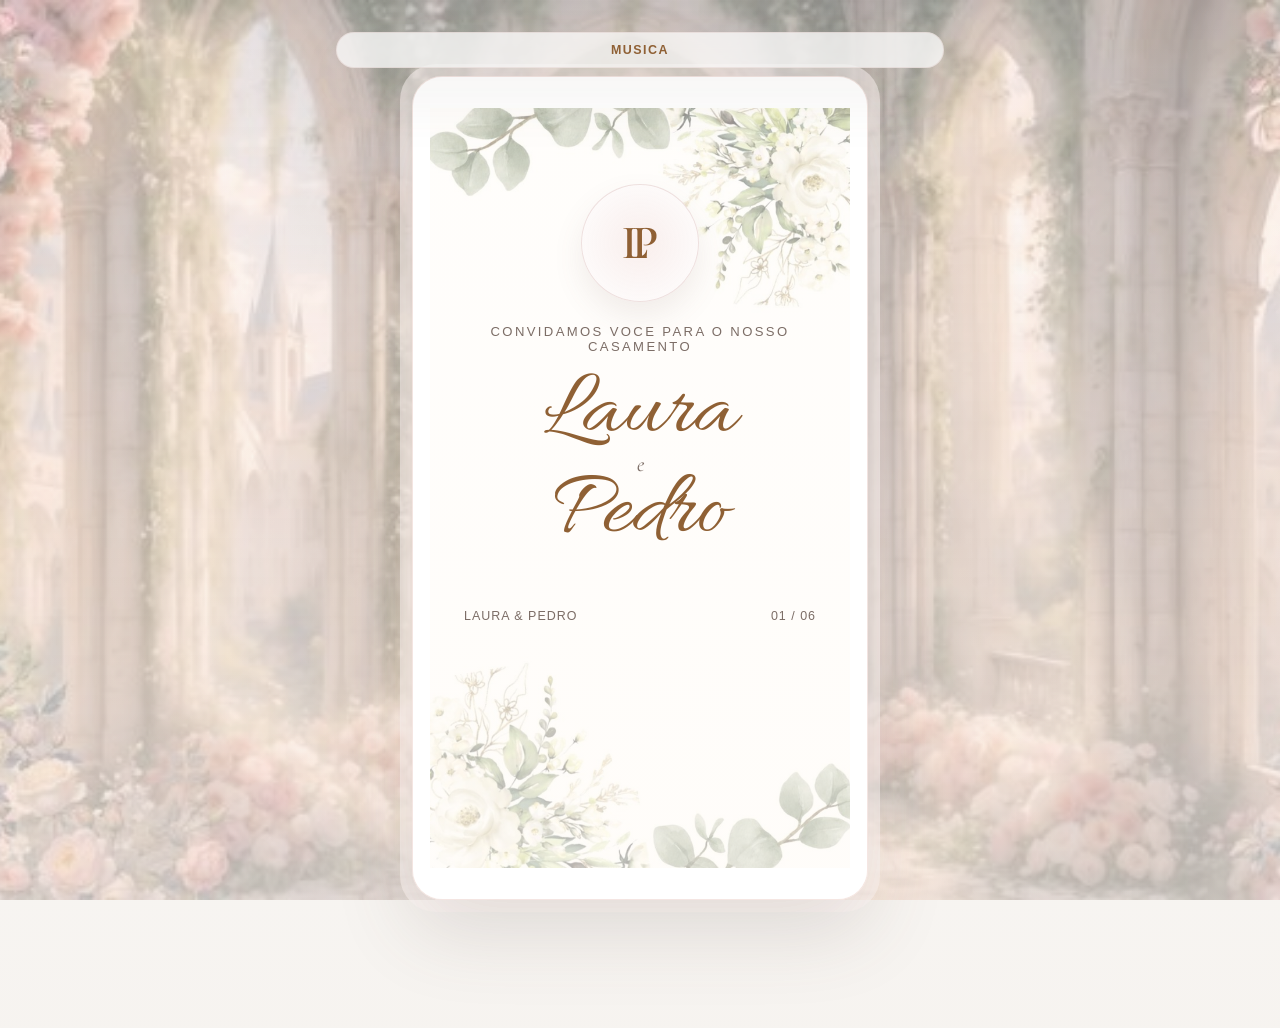
<file: index.html>
<!DOCTYPE html>
<html lang="pt-BR">
  <head>
    <meta charset="UTF-8" />
    <meta name="viewport" content="width=device-width, initial-scale=1.0" />
    <title>Convite Flipbook White-label</title>
    <meta
      name="description"
      content="Template base de convite de casamento com efeito flipbook."
    />
    <link rel="preconnect" href="https://fonts.googleapis.com" />
    <link rel="preconnect" href="https://fonts.gstatic.com" crossorigin />
    <link
      href="https://fonts.googleapis.com/css2?family=Allura&family=Cormorant+Garamond:wght@400;500;600;700&display=swap"
      rel="stylesheet"
    />
    <link
      rel="stylesheet"
      href="assets/vendor/page-flip/stPageFlip.min.css"
    />
    <link rel="stylesheet" href="assets/css/styles.css" />
    <script src="assets/js/supabase-public.js"></script>
    <script src="assets/js/invitation-builder.js"></script>
    <script src="assets/js/config.js"></script>
    <script defer src="assets/vendor/page-flip/page-flip.browser.min.js"></script>
    <script defer src="assets/js/script.js"></script>
  </head>
  <body class="site-body">
    <button
      id="audioToggle"
      type="button"
      class="glass-panel floating-audio hidden"
      aria-pressed="false"
    >
      Tocar musica
    </button>

    <main class="page-shell">
      <section class="page-center">
        <div
          id="invitationExperience"
          class="experience-frame"
        >
          <div
            id="flipbookStage"
            class="flipbook-stage single-page-stage stage-frame"
          >
            <div id="flipbook" class="single-page-book"></div>
          </div>
        </div>
      </section>
    </main>

    <div
      id="toast"
      class="toast toast-base glass-panel"
      role="status"
      aria-live="polite"
    >
      Codigo copiado com sucesso.
    </div>
  </body>
</html>
</file>
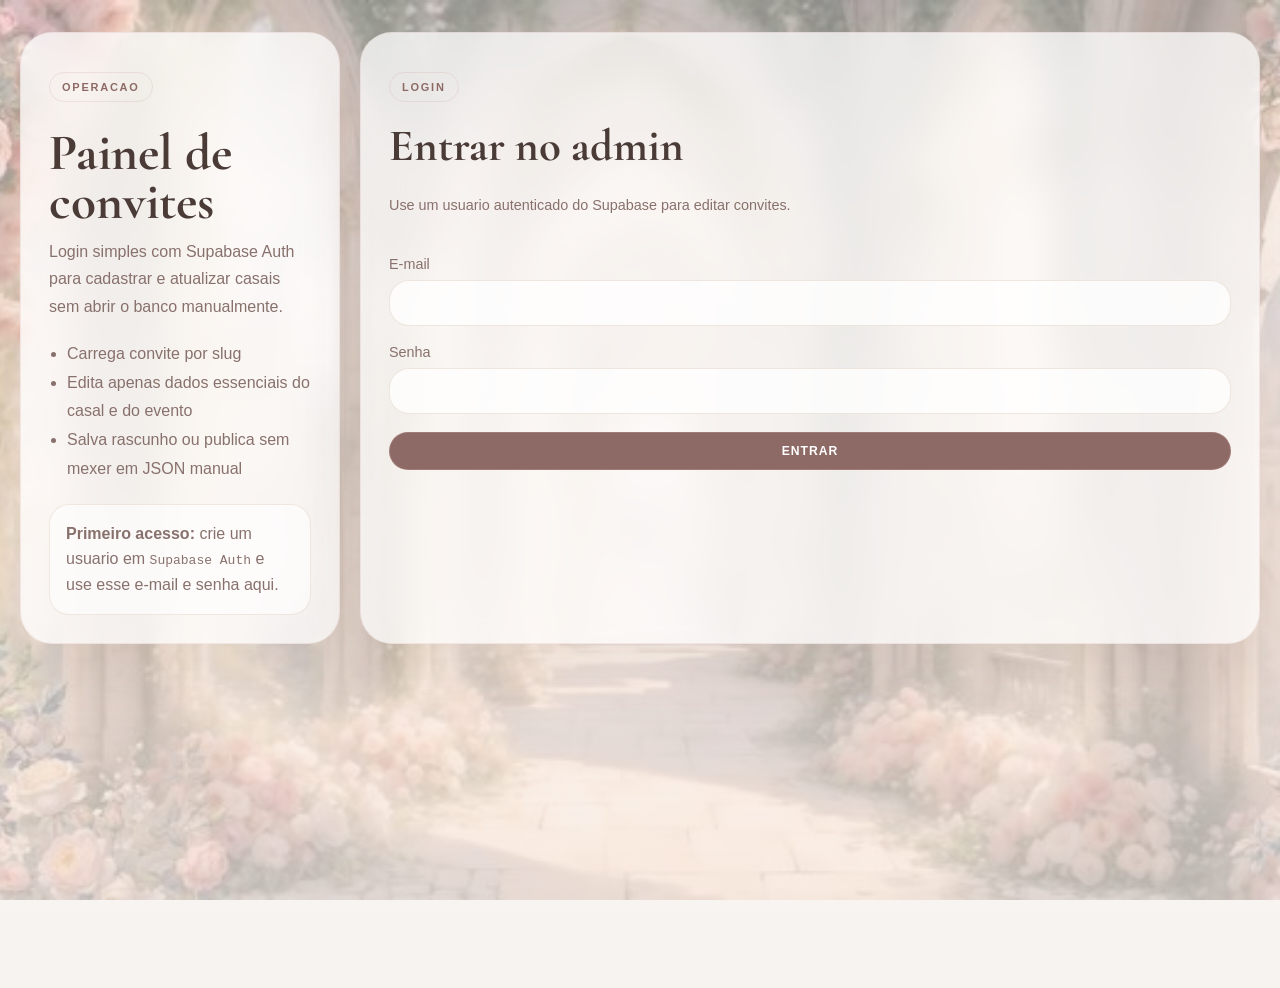
<file: admin.html>
<!DOCTYPE html>
<html lang="pt-BR">
  <head>
    <meta charset="UTF-8" />
    <meta name="viewport" content="width=device-width, initial-scale=1.0" />
    <title>Admin | Convite Digital</title>
    <meta
      name="description"
      content="Painel administrativo simples para cadastro de convites."
    />
    <link rel="preconnect" href="https://fonts.googleapis.com" />
    <link rel="preconnect" href="https://fonts.gstatic.com" crossorigin />
    <link
      href="https://fonts.googleapis.com/css2?family=Allura&family=Cormorant+Garamond:wght@400;500;600;700&display=swap"
      rel="stylesheet"
    />
    <link rel="stylesheet" href="assets/css/styles.css" />
    <link rel="stylesheet" href="assets/css/admin.css" />
    <script src="assets/js/supabase-public.js"></script>
    <script src="assets/js/invitation-builder.js"></script>
    <script src="assets/js/config.js"></script>
    <script defer src="assets/js/admin.js"></script>
  </head>
  <body class="site-body admin-body">
    <main class="admin-shell">
      <section class="admin-grid">
        <aside class="glass-panel admin-sidebar">
          <p class="page-tag">Operacao</p>
          <h1 class="admin-title">Painel de convites</h1>
          <p class="admin-copy">
            Login simples com Supabase Auth para cadastrar e atualizar casais sem
            abrir o banco manualmente.
          </p>
          <ul class="admin-list">
            <li>Carrega convite por slug</li>
            <li>Edita apenas dados essenciais do casal e do evento</li>
            <li>Salva rascunho ou publica sem mexer em JSON manual</li>
          </ul>
          <div class="admin-note">
            <strong>Primeiro acesso:</strong> crie um usuario em
            <code>Supabase Auth</code> e use esse e-mail e senha aqui.
          </div>
        </aside>

        <section class="glass-panel admin-panel">
          <div id="authCard" class="auth-card">
            <div class="content-stack-md">
              <p class="page-tag">Login</p>
              <h2 class="page-title admin-section-title">Entrar no admin</h2>
              <p class="page-description">
                Use um usuario autenticado do Supabase para editar convites.
              </p>
            </div>

            <form id="loginForm" class="admin-form">
              <label class="admin-field">
                <span>E-mail</span>
                <input id="emailInput" type="email" autocomplete="email" required />
              </label>
              <label class="admin-field">
                <span>Senha</span>
                <input
                  id="passwordInput"
                  type="password"
                  autocomplete="current-password"
                  required
                />
              </label>
              <button type="submit" class="page-action admin-primary-button">
                Entrar
              </button>
            </form>
          </div>

          <div id="workspace" class="workspace hidden">
            <div class="admin-toolbar">
              <div>
                <p class="page-tag">Editor</p>
                <h2 class="page-title admin-section-title">Cadastro rapido</h2>
              </div>
              <button id="logoutButton" type="button" class="page-action">
                Sair
              </button>
            </div>

            <form id="invitationForm" class="admin-form">
              <div class="admin-inline-fields">
                <label class="admin-field">
                  <span>Slug</span>
                  <input id="slugInput" type="text" placeholder="laura-pedro" required />
                </label>
                <label class="admin-field admin-checkbox-field">
                  <span>Publicado</span>
                  <input id="publishedInput" type="checkbox" checked />
                </label>
              </div>

              <div class="admin-two-columns">
                <label class="admin-field">
                  <span>Nome da noiva</span>
                  <input id="brideNameInput" type="text" required />
                </label>
                <label class="admin-field">
                  <span>Nome do noivo</span>
                  <input id="groomNameInput" type="text" required />
                </label>
              </div>

              <div class="admin-two-columns">
                <label class="admin-field">
                  <span>Data e horario</span>
                  <input id="dateTimeInput" type="datetime-local" required />
                </label>
              </div>

              <label class="admin-field">
                <span>Endereco</span>
                <input id="venueAddressInput" type="text" required />
              </label>

              <div class="admin-two-columns">
                <label class="admin-field">
                  <span>Link do mapa</span>
                  <input id="mapsUrlInput" type="url" placeholder="https://maps.google.com/..." />
                </label>
                <label class="admin-field">
                  <span>WhatsApp RSVP</span>
                  <input id="rsvpUrlInput" type="url" placeholder="https://wa.me/..." />
                </label>
              </div>

              <div class="admin-two-columns">
                <label class="admin-field">
                  <span>Chave PIX</span>
                  <input id="pixKeyInput" type="text" placeholder="chavepix@email.com" />
                </label>
                <label class="admin-field">
                  <span>Audio</span>
                  <input id="audioSrcInput" type="url" placeholder="https://..." />
                </label>
              </div>

              <div class="admin-actions">
                <button id="loadButton" type="button" class="page-action">
                  Carregar por slug
                </button>
                <button id="resetButton" type="button" class="page-action">
                  Restaurar padrao
                </button>
                <button type="submit" class="page-action admin-primary-button">
                  Salvar convite
                </button>
              </div>
            </form>

            <div class="admin-preview-card">
              <div class="admin-preview-header">
                <h3 class="admin-subtitle">Acoes rapidas</h3>
                <a
                  id="previewLink"
                  class="page-action"
                  href="/?casal=camila-eduardo"
                  target="_blank"
                  rel="noreferrer"
                >
                  Abrir preview
                </a>
              </div>
              <label class="admin-field">
                <span>Config gerado</span>
                <textarea id="configPreview" rows="14" readonly spellcheck="false"></textarea>
              </label>
              <label class="admin-field">
                <span>SQL gerado</span>
                <textarea id="sqlOutput" rows="12" readonly spellcheck="false"></textarea>
              </label>
              <div class="admin-actions">
                <button id="generateSqlButton" type="button" class="page-action">
                  Gerar SQL
                </button>
                <button id="copySqlButton" type="button" class="page-action">
                  Copiar SQL
                </button>
              </div>
            </div>
          </div>
        </section>
      </section>
    </main>

    <div
      id="toast"
      class="toast toast-base glass-panel"
      role="status"
      aria-live="polite"
    >
      Acao realizada.
    </div>
  </body>
</html>
</file>
<file: assets/css/styles.css>
:root {
  --color-bg: #f4efec;
  --color-surface: #fffaf8;
  --color-surface-strong: #f6ebe8;
  --color-ink: #4a3b37;
  --color-muted: #88716c;
  --color-accent: #c69b97;
  --color-accent-strong: #8d6a66;
  --font-sans:
    -apple-system, BlinkMacSystemFont, "Segoe UI", "Helvetica Neue", Arial, sans-serif;
  --font-display: "Cormorant Garamond", Georgia, serif;
  --font-script: "Allura", "Brush Script MT", cursive;
  --frame-panel-bg: rgba(255, 248, 245, 0.54);
  --stage-panel-bg: rgba(255, 249, 246, 0.84);
  --stage-shadow: 0 30px 80px rgba(95, 74, 69, 0.16);
  --page-border-color: rgba(198, 155, 151, 0.24);
  --page-card-bg: #fff9f7;
  --page-card-border: rgba(198, 155, 151, 0.18);
  --page-action-bg: transparent;
  --page-action-border: rgba(198, 155, 151, 0.34);
}

html {
  scroll-behavior: smooth;
}

body {
  margin: 0;
  background:
    linear-gradient(180deg, rgba(248, 245, 241, 0.44) 0%, rgba(240, 235, 229, 0.58) 100%),
    url("../../images/Wedding wallpaper.jpeg") center center / cover no-repeat fixed;
  color: var(--color-ink);
  min-height: 100vh;
  font-family: var(--font-sans);
}

body::before {
  content: "";
  position: fixed;
  inset: 0;
  pointer-events: none;
  background: linear-gradient(180deg, rgba(255, 248, 244, 0.16) 0%, rgba(255, 248, 244, 0.34) 100%);
}

.glass-panel {
  background: rgba(255, 255, 255, 0.72);
  border: 1px solid rgba(198, 155, 151, 0.18);
  box-shadow: 0 24px 64px rgba(95, 74, 69, 0.1);
  backdrop-filter: blur(18px);
}

.site-body {
  overflow-x: hidden;
}

.floating-audio {
  position: fixed;
  top: 18px;
  left: 50%;
  transform: translateX(-50%);
  z-index: 30;
  border-radius: 999px;
  padding: 10px 14px;
  font-size: 0.78rem;
  font-weight: 600;
  letter-spacing: 0.12em;
  text-transform: uppercase;
  color: var(--color-accent-strong);
  transition: transform 180ms ease, background-color 180ms ease, opacity 180ms ease;
}

.floating-audio:hover {
  transform: translateX(-50%) translateY(-2px);
  background: rgba(255, 255, 255, 0.92);
}

.hidden {
  display: none;
}

.page-shell {
  position: relative;
  min-height: 100vh;
  padding: 48px 12px;
}

.page-center {
  display: flex;
  justify-content: center;
  align-items: center;
  max-width: 480px;
  margin: 0 auto;
}

.experience-frame {
  width: 100%;
  padding: 10px;
  border-radius: 36px;
  background: var(--frame-panel-bg);
}

.stage-frame {
  position: relative;
  overflow: hidden;
  border-radius: 30px;
}

.flipbook-stage {
  min-height: 760px;
}

.flipbook-stage .stf__parent {
  margin: 0 auto;
}

.single-page-stage {
  background: var(--stage-panel-bg);
  box-shadow: var(--stage-shadow);
  border: 1px solid rgba(198, 155, 151, 0.18);
}

.single-page-book {
  max-width: 420px;
  width: 100%;
  margin: 0 auto;
}

.single-page-book .stf__parent {
  width: 100% !important;
  max-width: 420px;
  touch-action: none !important;
  -ms-touch-action: none !important;
  user-select: none;
  -webkit-user-select: none;
}

.single-page-book .stf__wrapper {
  margin: 0 auto;
}

.single-page-book .stf__parent,
.single-page-book [class*="stf__item"],
.single-page-book [class*="stf__page"],
.single-page-book [class*="stf__block"] {
  background: #ffffff !important;
  overflow: hidden;
}

.single-page-book .stf__item,
.single-page-book .stf__block,
.single-page-book .stf__itemShadow,
.invitation-page,
.invitation-page::before,
.invitation-page::after,
.page-inner,
.timeless-page-shell,
.timeless-page-art,
.timeless-page-art::after {
  backface-visibility: hidden;
  -webkit-backface-visibility: hidden;
}

.invitation-page {
  position: relative;
  width: 100%;
  height: 100%;
  overflow: hidden;
  background: #ffffff;
  color: var(--color-ink);
  isolation: isolate;
}

.invitation-page::after {
  content: "";
  position: absolute;
  inset: 18px;
  border: 1px solid var(--page-border-color);
  border-radius: 24px;
  pointer-events: none;
}

.invitation-page::before {
  content: "";
  position: absolute;
  inset: 0;
  pointer-events: none;
  background:
    linear-gradient(180deg, rgba(249, 241, 238, 0.64), rgba(255, 255, 255, 0));
  opacity: 1;
}

.page-inner {
  position: relative;
  z-index: 1;
  height: 100%;
  min-height: 0;
  background: #ffffff;
  transform: translateZ(0.1px);
  transform-style: preserve-3d;
}

.page-image {
  width: 100%;
  height: 100%;
}

.page-image img {
  width: 100%;
  height: 100%;
  display: block;
}

.page-copy {
  display: flex;
  flex-direction: column;
  justify-content: flex-start;
  gap: 16px;
  height: 100%;
  min-height: 0;
  padding: 24px;
}

.page-copy-main {
  flex: 1 1 auto;
  min-height: 0;
  overflow-y: auto;
  padding-right: 4px;
  overscroll-behavior: contain;
}

.page-copy-main::-webkit-scrollbar {
  width: 6px;
}

.page-copy-main::-webkit-scrollbar-thumb {
  border-radius: 999px;
  background: rgba(177, 139, 94, 0.32);
}

.page-copy-meta {
  flex: 0 0 auto;
}

.content-stack-lg {
  display: flex;
  flex-direction: column;
  gap: 16px;
}

.content-stack-md {
  display: flex;
  flex-direction: column;
  gap: 12px;
}

.page-tag {
  display: inline-flex;
  width: fit-content;
  align-items: center;
  gap: 8px;
  border-radius: 999px;
  border: 1px solid rgba(198, 155, 151, 0.22);
  background: transparent;
  padding: 8px 12px;
  font-size: 11px;
  font-weight: 600;
  letter-spacing: 0.16em;
  text-transform: uppercase;
  color: var(--color-accent-strong);
}

.page-title {
  font-family: var(--font-display);
  font-size: clamp(2rem, 3.5vw, 3rem);
  line-height: 0.96;
}

.page-description {
  display: flex;
  flex-direction: column;
  gap: 10px;
  color: var(--color-muted);
  font-size: 0.9rem;
  line-height: 1.62;
}

.page-facts {
  display: grid;
  grid-template-columns: repeat(2, minmax(0, 1fr));
  gap: 10px;
}

.page-fact {
  border-radius: 20px;
  background: var(--page-card-bg);
  border: 1px solid var(--page-card-border);
  padding: 12px 14px;
}

.page-fact span {
  display: block;
}

.page-fact-label {
  color: var(--color-muted);
  font-size: 0.72rem;
  letter-spacing: 0.08em;
  text-transform: uppercase;
}

.page-fact-value {
  margin-top: 4px;
  font-size: 0.94rem;
  font-weight: 600;
}

.page-list {
  margin: 0;
  padding-left: 18px;
  color: var(--color-muted);
  line-height: 1.6;
}

.page-actions {
  display: flex;
  flex-wrap: wrap;
  gap: 8px;
}

.page-action {
  display: inline-flex;
  align-items: center;
  justify-content: center;
  border-radius: 999px;
  border: 1px solid var(--page-action-border);
  background: var(--page-action-bg);
  padding: 11px 16px;
  font-size: 0.76rem;
  font-weight: 700;
  letter-spacing: 0.08em;
  text-transform: uppercase;
  color: var(--color-accent-strong);
  text-decoration: none;
}

.page-action-spaced {
  margin-top: 12px;
}

.page-countdown {
  display: grid;
  grid-template-columns: repeat(4, minmax(0, 1fr));
  gap: 8px;
}

.page-countdown-item {
  border-radius: 20px;
  border: 1px solid var(--page-card-border);
  background: var(--page-card-bg);
  padding: 10px 8px;
  text-align: center;
}

.page-countdown-value {
  display: block;
  font-size: 1.15rem;
  font-weight: 700;
  color: var(--color-ink);
}

.page-countdown-label {
  display: block;
  margin-top: 4px;
  font-size: 0.62rem;
  letter-spacing: 0.12em;
  text-transform: uppercase;
  color: var(--color-muted);
}

.page-pix {
  border-radius: 24px;
  border: 1px solid var(--page-card-border);
  background: var(--page-card-bg);
  padding: 14px;
}

.page-pix-code {
  margin-top: 12px;
  word-break: break-all;
  font-size: 0.78rem;
  line-height: 1.7;
  color: var(--color-muted);
}

.page-pix-beneficiary {
  margin-top: 8px;
  font-size: 0.875rem;
  font-weight: 700;
  color: var(--color-ink);
}

.page-quote {
  border-left: 2px solid rgba(177, 139, 94, 0.45);
  padding-left: 16px;
  font-family: var(--font-display);
  font-size: 1.26rem;
  color: var(--color-accent-strong);
}

.page-footer {
  display: flex;
  justify-content: space-between;
  align-items: center;
  gap: 16px;
  color: var(--color-muted);
  font-size: 0.78rem;
  letter-spacing: 0.08em;
  text-transform: uppercase;
}

.timeless-page-shell {
  position: relative;
  z-index: 1;
  display: flex;
  flex-direction: column;
  justify-content: space-between;
  padding: 42px 34px 30px;
}

.timeless-page-art {
  position: absolute;
  inset: 0;
  overflow: hidden;
  pointer-events: none;
  background: #ffffff;
}

.timeless-page-art img {
  width: 100%;
  height: 100%;
  display: block;
  object-fit: cover;
}

.timeless-page-art::after {
  content: "";
  position: absolute;
  inset: 0;
  background:
    linear-gradient(180deg, rgba(255, 251, 246, 0.44) 0%, rgba(255, 251, 246, 0.62) 100%),
    rgba(255, 255, 255, 0.24);
}

.timeless-page-main {
  display: flex;
  flex: 1 1 auto;
  min-height: 0;
  flex-direction: column;
  justify-content: center;
  align-items: center;
  text-align: center;
  gap: 22px;
}

.timeless-page-main--center {
  padding: 34px 0;
}

.timeless-monogram {
  display: grid;
  place-items: center;
  width: 116px;
  height: 116px;
  border: 1px solid rgba(198, 155, 151, 0.28);
  border-radius: 999px;
  background:
    radial-gradient(circle at center, rgba(248, 236, 234, 0.9), rgba(255, 255, 255, 0.98));
  color: var(--color-accent-strong);
  font-family: var(--font-display);
  box-shadow: 0 14px 30px rgba(118, 88, 83, 0.1);
}

.timeless-monogram-stack {
  position: relative;
  display: inline-flex;
  align-items: center;
  justify-content: center;
  min-width: 68px;
  height: 54px;
}

.timeless-monogram-letter {
  position: relative;
  font-size: 3rem;
  font-weight: 600;
  line-height: 1;
  transform: none;
}

.timeless-monogram-letter--first {
  margin-right: -8px;
  z-index: 1;
}

.timeless-monogram-letter--second {
  margin-left: -8px;
}

.timeless-overline,
.timeless-blessing {
  margin: 0;
  font-size: 0.82rem;
  letter-spacing: 0.18em;
  text-transform: uppercase;
  color: var(--color-muted);
}

.timeless-names {
  display: flex;
  flex-direction: column;
  align-items: center;
  margin: 0;
  font-family: var(--font-script);
  font-size: clamp(3.9rem, 9vw, 5.8rem);
  line-height: 0.84;
  color: var(--color-accent-strong);
  font-weight: 400;
}

.timeless-names small {
  font-family: var(--font-display);
  font-size: 1.35rem;
  line-height: 1;
  font-style: italic;
  color: var(--color-muted);
}

.timeless-names--details {
  margin-top: 8px;
  font-size: clamp(3.4rem, 8vw, 5.1rem);
}

.timeless-copy {
  max-width: 28ch;
  color: var(--color-muted);
  font-size: 0.98rem;
  line-height: 1.9;
}

.timeless-copy--closing {
  max-width: 22ch;
}

.timeless-page-shell--actions .page-actions,
.timeless-page-shell--actions .page-pix,
.timeless-page-shell--countdown .page-countdown,
.timeless-page-shell--details .timeless-details-stack {
  width: 100%;
}

.timeless-save-lockup {
  display: flex;
  flex-direction: column;
  align-items: center;
  width: 100%;
  max-width: 290px;
  line-height: 0.78;
}

.timeless-save-word {
  font-family: var(--font-display);
  font-size: clamp(4.6rem, 11vw, 6.3rem);
  letter-spacing: 0.05em;
}

.timeless-save-word--top {
  transform: translateX(-2px);
}

.timeless-save-word--bottom {
  transform: translateX(2px);
}

.timeless-save-script {
  display: inline-flex;
  align-items: center;
  justify-content: center;
  min-width: 132px;
  margin-top: -16px;
  margin-bottom: -10px;
  font-family: var(--font-script);
  font-size: clamp(3rem, 8vw, 4rem);
  color: var(--color-accent-strong);
  line-height: 0.88;
  text-align: center;
}

.timeless-date-feature {
  margin: 0;
  font-family: var(--font-display);
  font-size: clamp(1.7rem, 4vw, 2.4rem);
  letter-spacing: 0.12em;
  line-height: 1.2;
  text-align: center;
}

.timeless-date-feature span {
  display: inline-block;
  padding: 14px 18px 0;
}

.timeless-divider {
  width: 100%;
  max-width: 260px;
  height: 1px;
  background: rgba(198, 155, 151, 0.28);
}

.timeless-details-stack {
  display: flex;
  flex-direction: column;
  gap: 16px;
  align-items: center;
  width: 100%;
  max-width: 290px;
}

.timeless-date-frame,
.timeless-location-frame {
  width: 100%;
  display: flex;
  flex-direction: column;
  align-items: center;
}

.timeless-date-frame {
  gap: 10px;
  padding: 14px 0;
  border-top: 1px solid rgba(198, 155, 151, 0.24);
  border-bottom: 1px solid rgba(198, 155, 151, 0.24);
}

.timeless-location-frame {
  gap: 6px;
}

.timeless-date-block {
  margin: 0;
  font-family: var(--font-display);
  font-size: clamp(2.4rem, 6vw, 3.4rem);
  line-height: 0.96;
  letter-spacing: 0.08em;
}

.timeless-date-meta,
.timeless-location,
.timeless-location-sub {
  margin: 0;
}

.timeless-date-meta {
  font-family: var(--font-display);
  font-size: 1.15rem;
  line-height: 1.25;
  letter-spacing: 0.06em;
}

.timeless-location {
  font-family: var(--font-display);
  font-size: 1.35rem;
  line-height: 1.15;
}

.timeless-location-sub {
  max-width: 24ch;
  color: var(--color-muted);
  line-height: 1.65;
}

.timeless-title {
  margin: 0;
  font-family: var(--font-display);
  font-size: clamp(2.1rem, 5vw, 3.2rem);
  line-height: 0.95;
}

.timeless-script-line {
  margin: 0;
  font-family: var(--font-script);
  font-size: clamp(3.4rem, 9vw, 5rem);
  color: var(--color-accent-strong);
  line-height: 0.9;
}

.page-placeholder {
  display: grid;
  place-items: center;
  height: 100%;
  padding: 32px;
  text-align: center;
  color: var(--color-muted);
}

.placeholder-card {
  min-height: 420px;
  border-radius: 28px;
  background: rgba(255, 255, 255, 0.8);
}

.placeholder-content {
  display: flex;
  flex-direction: column;
  align-items: center;
}

.message-top-spacing {
  margin-top: 16px;
}

.toast {
  transform: translateY(24px);
  opacity: 0;
  pointer-events: none;
  transition: opacity 180ms ease, transform 180ms ease;
}

.toast-base {
  position: fixed;
  left: 50%;
  bottom: 16px;
  z-index: 40;
  width: calc(100% - 2rem);
  max-width: 24rem;
  transform: translateX(-50%) translateY(24px);
  border-radius: 999px;
  padding: 12px 16px;
  text-align: center;
  font-size: 0.875rem;
  font-weight: 700;
  color: var(--color-accent-strong);
}

.toast.is-visible {
  transform: translateX(-50%) translateY(0);
  opacity: 1;
}

@media (max-width: 767px) {
  body {
    background-attachment: scroll;
  }

  .flipbook-stage {
    min-height: calc(100vw * 1.72);
  }

  .page-shell {
    padding: 48px 12px 64px;
  }

  .floating-audio {
    top: 16px;
  }

  .single-page-book {
    max-width: min(100%, 340px);
  }

  .single-page-book .stf__parent {
    max-width: min(100%, 340px);
  }

  .page-copy {
    gap: 14px;
    padding: 18px 16px;
  }

  .page-copy-main {
    padding-right: 0;
  }

  .timeless-page-shell {
    padding: 30px 22px 22px;
  }

  .page-facts {
    grid-template-columns: 1fr;
  }

  .page-countdown {
    grid-template-columns: repeat(2, minmax(0, 1fr));
  }

  .page-title {
    font-size: clamp(1.5rem, 7.2vw, 2rem);
  }

  .page-quote {
    font-size: 1.05rem;
  }

  .timeless-names {
    font-size: clamp(3.2rem, 13vw, 4.5rem);
  }

  .timeless-monogram {
    width: 98px;
    height: 98px;
  }

  .timeless-monogram-stack {
    min-width: 58px;
    height: 48px;
  }

  .timeless-monogram-letter {
    font-size: 2.55rem;
  }

  .timeless-monogram-letter--first {
    margin-right: -7px;
  }

  .timeless-save-lockup {
    max-width: 250px;
  }

  .timeless-save-script {
    min-width: 108px;
    margin-top: -12px;
    margin-bottom: -8px;
  }

  .timeless-date-block {
    font-size: clamp(2rem, 9vw, 2.8rem);
  }

  .timeless-date-feature {
    font-size: clamp(1.45rem, 5.2vw, 1.9rem);
    letter-spacing: 0.08em;
  }

  .timeless-date-meta {
    font-size: 1rem;
  }
}

@media (min-width: 768px) {
  .page-shell {
    padding: 64px 24px;
  }

  .experience-frame {
    padding: 12px;
  }

  .floating-audio {
    top: 32px;
    right: 32px;
  }
}
</file>
<file: assets/css/admin.css>
.admin-body {
  color: var(--color-ink);
}

.admin-shell {
  min-height: 100vh;
  padding: 32px 12px 56px;
}

.admin-grid {
  display: grid;
  grid-template-columns: minmax(0, 320px) minmax(0, 1fr);
  gap: 20px;
  max-width: 1240px;
  margin: 0 auto;
}

.admin-sidebar,
.admin-panel {
  padding: 28px;
  border-radius: 32px;
}

.admin-title {
  margin: 16px 0 12px;
  font-family: var(--font-display);
  font-size: clamp(2.1rem, 4vw, 3.4rem);
  line-height: 0.95;
}

.admin-section-title {
  margin: 0;
}

.admin-copy {
  margin: 0;
  line-height: 1.7;
  color: var(--color-muted);
}

.admin-list {
  margin: 20px 0 0;
  padding-left: 18px;
  line-height: 1.8;
  color: var(--color-muted);
}

.admin-note {
  margin-top: 20px;
  padding: 16px;
  border-radius: 20px;
  border: 1px solid rgba(177, 139, 94, 0.18);
  background: rgba(255, 255, 255, 0.62);
  color: var(--color-muted);
  line-height: 1.6;
}

.auth-card,
.workspace {
  display: flex;
  flex-direction: column;
  gap: 24px;
}

.auth-card.hidden,
.workspace.hidden {
  display: none;
}

.admin-toolbar,
.admin-preview-header,
.admin-actions,
.admin-inline-fields,
.admin-two-columns {
  display: flex;
  gap: 12px;
}

.admin-toolbar,
.admin-preview-header {
  justify-content: space-between;
  align-items: center;
}

.admin-preview-header {
  margin-bottom: 12px;
}

.admin-form {
  display: flex;
  flex-direction: column;
  gap: 18px;
}

.admin-inline-fields {
  align-items: flex-end;
}

.admin-two-columns {
  align-items: flex-start;
}

.admin-field {
  display: flex;
  flex-direction: column;
  gap: 8px;
  width: 100%;
  color: var(--color-muted);
  font-size: 0.9rem;
}

.admin-field input,
.admin-field select,
.admin-field textarea {
  width: 100%;
  box-sizing: border-box;
  border: 1px solid rgba(177, 139, 94, 0.2);
  border-radius: 20px;
  background: rgba(255, 255, 255, 0.78);
  padding: 14px 16px;
  color: var(--color-ink);
  font: inherit;
}

.admin-field textarea {
  resize: vertical;
  min-height: 120px;
  font-family:
    ui-monospace, SFMono-Regular, SFMono-Regular, Menlo, Monaco, Consolas,
    "Liberation Mono", "Courier New", monospace;
  line-height: 1.5;
}

.admin-field input:focus,
.admin-field select:focus,
.admin-field textarea:focus {
  outline: 2px solid rgba(177, 139, 94, 0.24);
  outline-offset: 2px;
}

.admin-checkbox-field {
  width: auto;
  min-width: 110px;
  align-items: flex-start;
}

.admin-checkbox-field input {
  width: 18px;
  height: 18px;
  padding: 0;
}

.admin-primary-button {
  background: var(--color-accent-strong);
  color: #fff;
}

.admin-primary-button:hover {
  background: #6b4e2d;
}

.admin-preview-card {
  padding: 20px;
  border-radius: 28px;
  border: 1px solid rgba(177, 139, 94, 0.14);
  background: rgba(255, 255, 255, 0.45);
}

#configPreview {
  min-height: 320px;
}

#sqlOutput {
  min-height: 240px;
}

.admin-subtitle {
  margin: 0;
  font-size: 1rem;
  color: var(--color-ink);
}

@media (max-width: 960px) {
  .admin-grid {
    grid-template-columns: 1fr;
  }
}

@media (max-width: 767px) {
  .admin-shell {
    padding: 24px 12px 40px;
  }

  .admin-sidebar,
  .admin-panel {
    padding: 20px;
  }

  .admin-toolbar,
  .admin-preview-header,
  .admin-actions,
  .admin-inline-fields,
  .admin-two-columns {
    flex-direction: column;
    align-items: stretch;
  }

  .admin-checkbox-field {
    min-width: 0;
  }
}
</file>
<file: assets/vendor/page-flip/stPageFlip.min.css>
/**
 * Minified by jsDelivr using clean-css v5.3.3.
 * Original file: /npm/page-flip@2.0.7/src/Style/stPageFlip.css
 *
 * Do NOT use SRI with dynamically generated files! More information: https://www.jsdelivr.com/using-sri-with-dynamic-files
 */
.stf__parent{position:relative;display:block;box-sizing:border-box;transform:translateZ(0);-ms-touch-action:pan-y;touch-action:pan-y}.sft__wrapper{position:relative;width:100%;box-sizing:border-box}.stf__parent canvas{position:absolute;width:100%;height:100%;left:0;top:0}.stf__block{position:absolute;width:100%;height:100%;box-sizing:border-box;perspective:2000px}.stf__item{display:none;position:absolute;transform-style:preserve-3d}.stf__outerShadow{position:absolute;left:0;top:0}.stf__innerShadow{position:absolute;left:0;top:0}.stf__hardShadow{position:absolute;left:0;top:0}.stf__hardInnerShadow{position:absolute;left:0;top:0}
/*# sourceMappingURL=/sm/79789de173c9b1e58b8e71954b76cdd300163f0bd0a5607353345a04438b575b.map */
</file>
